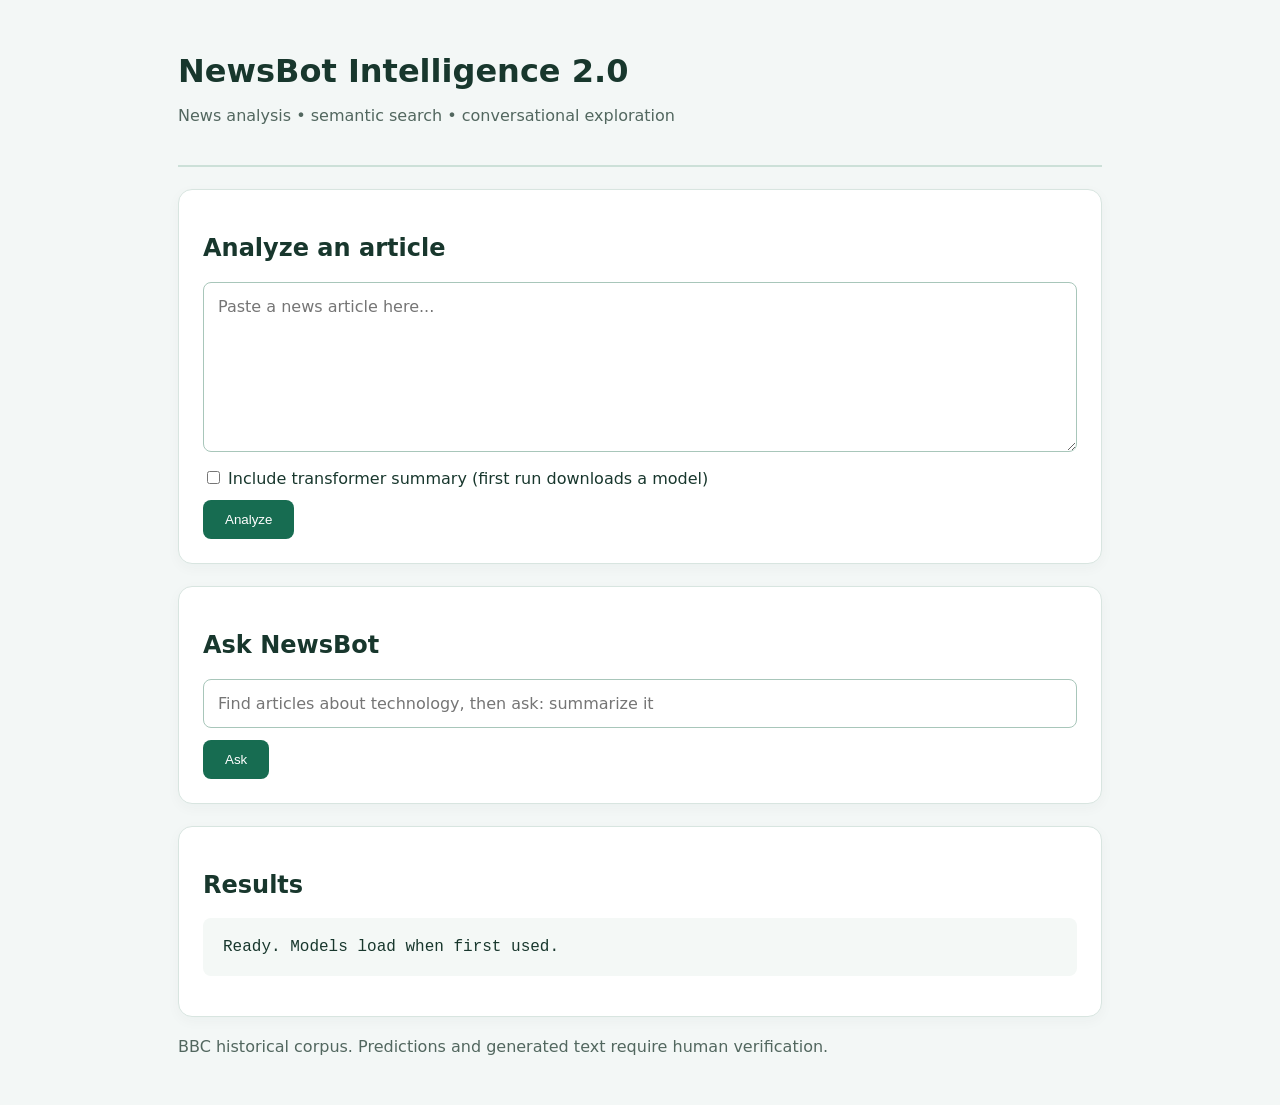
<file: templates/index.html>
<!doctype html><html lang="en"><head><meta charset="utf-8"><meta name="viewport" content="width=device-width,initial-scale=1"><title>NewsBot Intelligence 2.0</title><link rel="stylesheet" href="/static/style.css"></head><body><main><header><h1>NewsBot Intelligence 2.0</h1><p>News analysis • semantic search • conversational exploration</p></header><section><h2>Analyze an article</h2><textarea id="article" placeholder="Paste a news article here..."></textarea><label><input type="checkbox" id="summarize"> Include transformer summary (first run downloads a model)</label><button onclick="analyze()">Analyze</button></section><section><h2>Ask NewsBot</h2><input id="query" placeholder="Find articles about technology, then ask: summarize it"><button onclick="ask()">Ask</button></section><section><h2>Results</h2><pre id="result">Ready. Models load when first used.</pre></section><footer>BBC historical corpus. Predictions and generated text require human verification.</footer></main><script src="/static/script.js"></script></body></html>
</file>
<file: static/style.css>
*{box-sizing:border-box}body{margin:0;background:#f3f7f6;color:#18372d;font:16px system-ui,sans-serif}main{max-width:980px;margin:auto;padding:28px}header{padding:24px 0;border-bottom:2px solid #cce0d8}h1{margin:0;font-size:2rem}p,footer{color:#52675f}section{background:white;border:1px solid #d8e5e0;border-radius:14px;padding:24px;margin-top:22px;box-shadow:0 4px 14px #16372c09}textarea,input:not([type=checkbox]){width:100%;padding:14px;border:1px solid #a8c6ba;border-radius:8px;font:inherit}textarea{height:170px;resize:vertical}button{background:#176c51;color:white;border:0;border-radius:8px;padding:12px 22px;cursor:pointer;margin-top:12px}button:hover{background:#0e4937}label{display:block;margin-top:12px}pre{white-space:pre-wrap;overflow-wrap:anywhere;background:#f4f8f6;border-radius:8px;padding:20px;max-height:560px;overflow:auto}footer{padding:20px 0}
</file>
